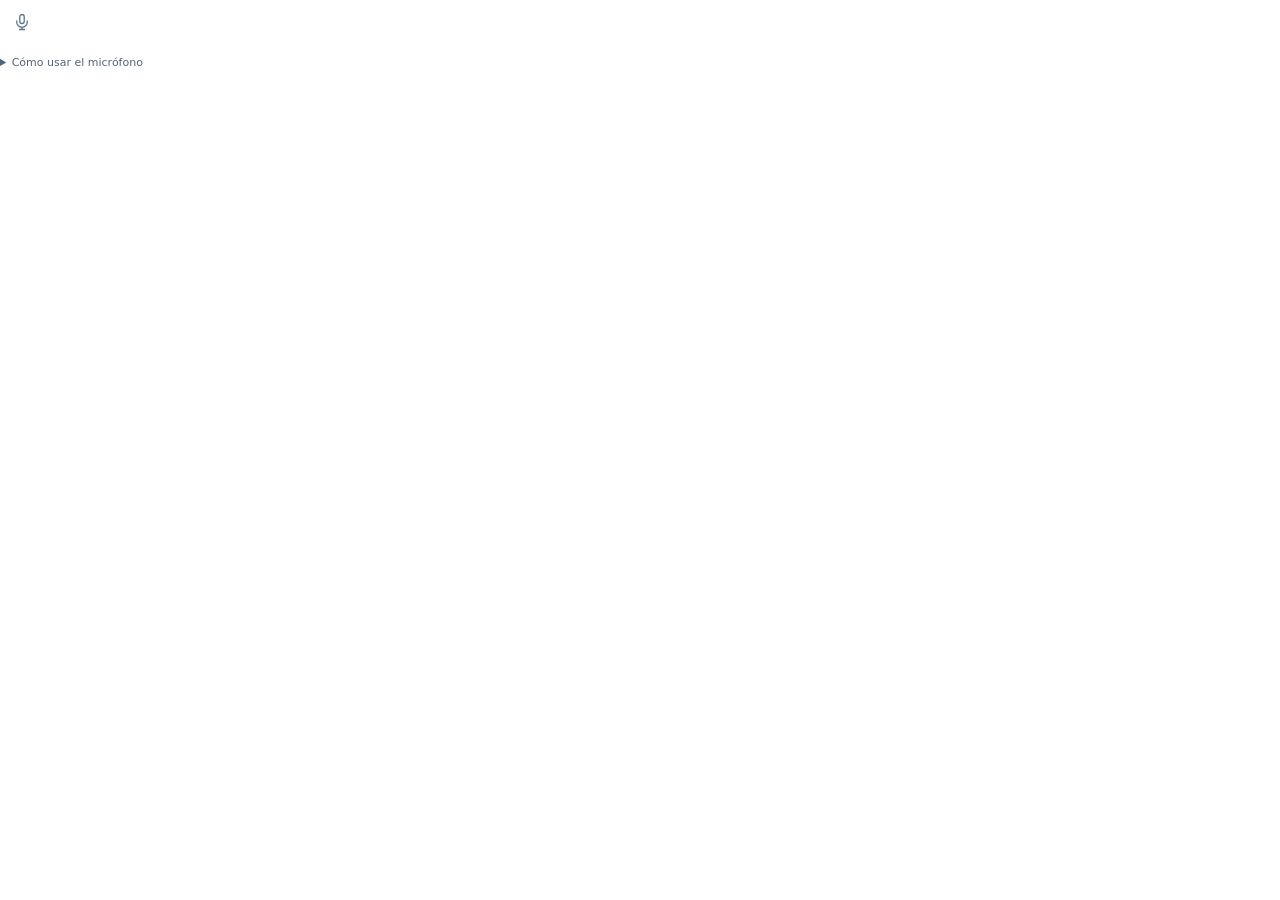
<file: src/app/assets/voice_input/index.html>
<!doctype html>
<html lang="es"><head><meta charset="utf-8"><meta name="viewport" content="width=device-width, initial-scale=1">
<style>
*{box-sizing:border-box}body{margin:0;font:14px system-ui,sans-serif;color:#23364d;background:transparent}
button{font:inherit;border:1px solid #b4c7df;border-radius:20px;padding:8px 14px;background:#f2f6fc;color:#164a86;cursor:pointer;display:inline-flex;align-items:center;gap:7px}
button:disabled{opacity:.55;cursor:default}button:focus-visible,textarea:focus-visible{outline:3px solid #6ba8ed;outline-offset:2px}
button[aria-pressed=true]{background:#fff1f1;border-color:#d86b6b;color:#9c2424}
#mic{min-width:44px;min-height:44px;justify-content:center;padding:10px;border-color:transparent;background:transparent;color:#60798e}
#mic:hover{background:#edf4fb;color:#0f69b4;border-color:#d5e4f2}
#mic[aria-pressed=true]{background:#fff1f1;border-color:#d86b6b;color:#9c2424}
#mic[aria-pressed=false] #mic-label{position:absolute;width:1px;height:1px;padding:0;margin:-1px;overflow:hidden;clip-path:inset(50%);white-space:nowrap}
#help summary{cursor:pointer;width:fit-content;min-height:24px;line-height:24px}
#help p{margin:4px 0 0;max-width:480px;line-height:1.5}
@media(prefers-reduced-motion:no-preference){#mic{transition:background-color 160ms,color 160ms,border-color 160ms}}
svg{width:18px;height:18px}#status{margin-left:9px;font-size:12px}#review{margin-top:10px}label{display:block;margin-bottom:5px}
textarea{display:block;width:100%;height:70px;resize:vertical;border:1px solid #aebfd5;border-radius:10px;padding:8px;font:inherit;margin-bottom:8px}
#send{background:#1457a4;color:white}#cancel{margin-left:6px}#help{font-size:11px;color:#52647a;margin:7px 0} [hidden]{display:none!important}
</style></head><body>
<button id="mic" type="button" aria-pressed="false" aria-label="Dictar mensaje por micrófono" title="Activar micrófono para dictar">
<svg viewBox="0 0 24 24" fill="none" stroke="currentColor" stroke-width="1.8" aria-hidden="true"><rect x="9" y="2" width="6" height="12" rx="3"/><path d="M5 10v2a7 7 0 0 0 14 0v-2M12 19v3M8 22h8"/></svg><span id="mic-label">Hablar por micrófono</span></button>
<button id="listen" type="button" hidden aria-label="Escuchar la respuesta del asistente">Escuchar respuesta</button>
<button id="stop-voice" type="button" hidden>Detener voz</button>
<span id="status" role="status" aria-live="polite"></span>
<div id="review" hidden><label for="draft">Revisa tu mensaje antes de enviarlo</label><textarea id="draft" maxlength="2000"></textarea><button id="send" type="button">Enviar mensaje</button><button id="cancel" type="button">Descartar</button></div>
<details id="help"><summary>Cómo usar el micrófono</summary><p>Pulsa el ícono del micrófono y permite su uso cuando el navegador lo solicite. Revisa el dictado antes de enviarlo.</p><p>El dictado usa el reconocimiento de voz de tu navegador. Tú decides cuándo enviar el texto.</p></details>
<script>
const $=id=>document.getElementById(id);
const post=(type,extra={})=>window.parent.postMessage({isStreamlitMessage:true,type,...extra},"*");
const resize=()=>post("streamlit:setFrameHeight",{height:document.body.scrollHeight+8});
const Speech=window.SpeechRecognition||window.webkitSpeechRecognition;
let recognition=null,listening=false,enabled=true;
let compact=false,composerMic=null,composerObserver=null;

function syncComposerMic(){
 if(!composerMic)return;
 composerMic.disabled=!enabled||!Speech;
 composerMic.setAttribute("aria-pressed",String(listening));
 composerMic.setAttribute("aria-label",listening?"Detener dictado":"Dictar mensaje por micrófono");
 composerMic.title=!Speech?"Tu navegador no admite dictado":listening?"Detener dictado":"Dictar por voz";
}
function mountComposerMic(){
 if(!compact)return;
 const doc=window.parent.document;
 const send=doc.querySelector('[data-testid="stChatInputSubmitButton"]');
 if(!send)return;
 if(!composerMic){
  doc.getElementById("public-chat-composer-mic")?.remove();
  composerMic=doc.createElement("button");
  composerMic.id="public-chat-composer-mic";
  composerMic.className="chat-composer-mic";
  composerMic.type="button";
  composerMic.innerHTML=$("mic").querySelector("svg").outerHTML;
  composerMic.onclick=()=>$("mic").click();
 }
 if(composerMic.parentElement!==send.parentElement)send.parentElement.insertBefore(composerMic,send);
 syncComposerMic();
}
function setCompact(value){
 compact=value;$("mic").hidden=value;$("help").hidden=value;
 if(value){
  mountComposerMic();
  if(!composerObserver){
   composerObserver=new MutationObserver(mountComposerMic);
   composerObserver.observe(window.parent.document.body,{childList:true,subtree:true});
  }
 }
}

let replyText="",lastSpeechId="",currentSpeechId="",reading=false,activeUtterance=null;
const synthesis=window.speechSynthesis;
function stopReading(){activeUtterance=null;if(synthesis)synthesis.cancel();reading=false;$("stop-voice").hidden=true}
function speakReply(){
 if(!synthesis||!window.SpeechSynthesisUtterance){status("Tu navegador no dispone de lectura en voz alta.");return}
 if(!replyText||listening)return;
 stopReading();
 const utterance=new SpeechSynthesisUtterance(replyText);utterance.lang="es-CL";utterance.rate=1;
 const voices=synthesis.getVoices();
 const voice=voices.find(v=>v.lang.toLowerCase()==="es-cl")||voices.find(v=>v.lang.toLowerCase().startsWith("es"));
 if(voice)utterance.voice=voice;
 utterance.onstart=()=>{if(activeUtterance!==utterance)return;reading=true;$("stop-voice").hidden=false;status("Leyendo la respuesta…")};
 utterance.onend=()=>{if(activeUtterance!==utterance)return;activeUtterance=null;reading=false;$("stop-voice").hidden=true;if(!listening)status("");resize()};
 utterance.onerror=event=>{if(activeUtterance!==utterance)return;activeUtterance=null;reading=false;$("stop-voice").hidden=true;
  if(!["canceled","interrupted"].includes(event.error))status("Pulsa Escuchar respuesta para iniciar la voz.");resize()};
 activeUtterance=utterance;lastSpeechId=currentSpeechId;synthesis.speak(utterance);
}
$("help").addEventListener("toggle",resize);
$("listen").onclick=speakReply;
$("stop-voice").onclick=()=>{stopReading();status("Lectura detenida.")};
function status(text){$("status").textContent=text;resize()}
function setListening(value){listening=value;syncComposerMic();$("mic").title=value?"Detener dictado":"Activar micrófono para dictar";$("mic").setAttribute("aria-label",value?"Detener dictado":"Dictar mensaje por micrófono");$("mic").setAttribute("aria-pressed",String(value));$("mic-label").textContent=value?"Detener dictado":"Hablar por micrófono";$("send").disabled=value||!$("draft").value.trim();resize()}
function clearDraft(){ $("draft").value="";$("review").hidden=true;resize() }
$("draft").oninput=()=>{$("send").disabled=listening||!$("draft").value.trim();resize()};
$("mic").onclick=()=>{
 if(!Speech||!enabled)return;
 if(listening){recognition.stop();return}
 stopReading();
 recognition=new Speech();recognition.lang="es-CL";recognition.interimResults=true;recognition.continuous=false;
 const previous=$("draft").value.trim();
 recognition.onstart=()=>{setListening(true);status("Escuchando…")};
 recognition.onresult=event=>{
  let text="";for(let i=0;i<event.results.length;i++)text+=event.results[i][0].transcript+" ";
  $("draft").value=((previous?previous+" ":"")+text.trim()).slice(0,2000);$("review").hidden=false;resize();
 };
 recognition.onerror=event=>{
  const errors={"not-allowed":"Permite el micrófono en tu navegador para dictar.","service-not-allowed":"El navegador no permite el dictado. Puedes escribir tu mensaje.","audio-capture":"No se encontró un micrófono disponible.","no-speech":"No alcancé a escuchar. Inténtalo otra vez.","network":"No pude conectar el dictado. Revisa tu conexión o escribe tu mensaje.","aborted":"Dictado detenido."};
  status(errors[event.error]||"No pude iniciar el dictado. Puedes seguir escribiendo.");
 };
 recognition.onend=()=>{setListening(false);if($("status").textContent==="Escuchando…")status($("draft").value.trim()?"Puedes revisar y enviar tu mensaje.":"No se detectó voz. Inténtalo otra vez.")};
 try{recognition.start()}catch(error){setListening(false);status("No pude iniciar el micrófono. Puedes escribir tu mensaje.")}
};
$("send").onclick=()=>{
 const text=$("draft").value.trim();if(!text||listening)return;
 post("streamlit:setComponentValue",{value:{id:crypto.randomUUID(),text},dataType:"json"});
 clearDraft();status("Mensaje enviado.");
};
$("cancel").onclick=()=>{if(recognition&&listening)recognition.abort();clearDraft();status("Dictado descartado.")};
window.addEventListener("pagehide",()=>{if(recognition)recognition.abort();stopReading();composerObserver?.disconnect();composerMic?.remove()});
window.addEventListener("message",event=>{
 if(event.source!==window.parent||event.data?.type!=="streamlit:render")return;
 enabled=!event.data.disabled;$("mic").disabled=!enabled||!Speech;
 const args=event.data.args||{};setCompact(Boolean(args.compact));replyText=args.reply_text||"";currentSpeechId=args.speech_id||"";
 $("listen").hidden=!replyText;$("listen").disabled=!synthesis||listening;
 if(!replyText||!args.read_aloud){stopReading();lastSpeechId=""}
 else if(replyText&&currentSpeechId!==lastSpeechId)speakReply();
 if(!Speech&&!compact)status("Tu navegador no admite dictado. Puedes escribir tu mensaje.");resize();
});
post("streamlit:componentReady",{apiVersion:1});resize();
</script></body></html>
</file>
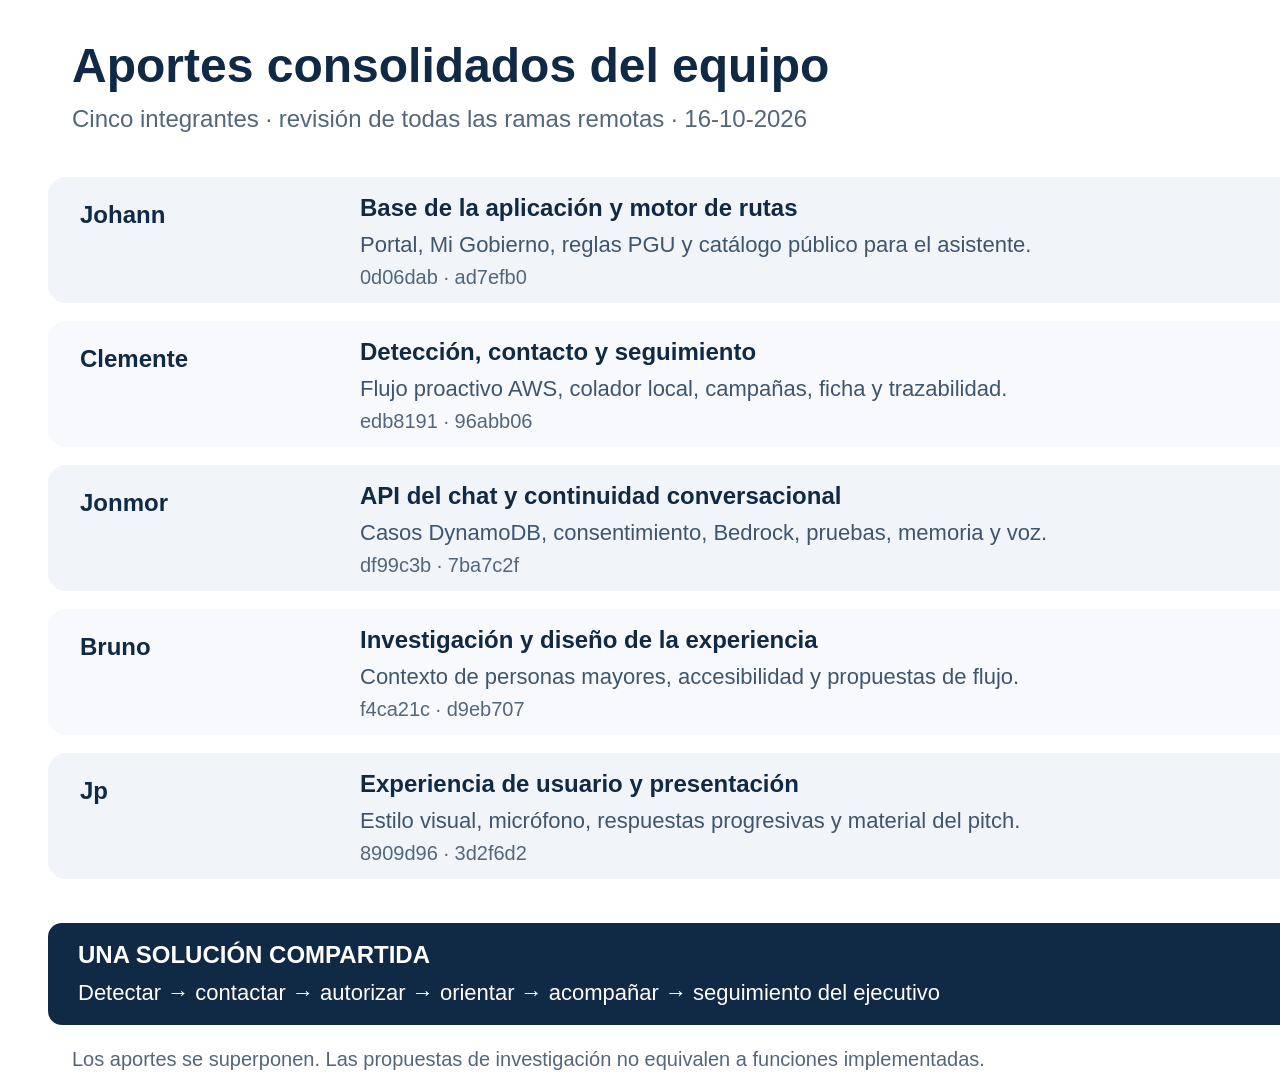
<file: 20-arquitectura/presentacion-aws/aportes-equipo.html>
<!doctype html><meta charset="utf-8"><style>html,body{margin:0;width:1920px;height:1080px;overflow:hidden}svg{display:block}</style><svg xmlns="http://www.w3.org/2000/svg" width="1920" height="1080" viewBox="0 0 1920 1080">
<defs><marker id="arrow" viewBox="0 0 10 10" refX="9" refY="5" markerWidth="8"
markerHeight="8" orient="auto-start-reverse">
<path d="M0,0 L10,5 L0,10 Z" fill="#60738d"/></marker></defs>
<style>
text{font-family:Arial,Helvetica,sans-serif}
.title{font-size:48px;font-weight:700;fill:#102945}
.subtitle{font-size:24px;fill:#53667b}
.label{font-size:24px;font-weight:700;fill:#102945}
.body{font-size:22px;fill:#3f556e}
.small{font-size:20px;fill:#53667b}
</style>
<rect width="1920" height="1080" fill="#fff"/><text x="72" y="82" class="title" text-anchor="start">Aportes consolidados del equipo</text><text x="72" y="127" class="subtitle" text-anchor="start">Cinco integrantes · revisión de todas las ramas remotas · 16-10-2026</text><rect x="48" y="177" width="1824" height="126" rx="18" fill="#f1f5fa" stroke="none" stroke-width="2"/><text x="80" y="223" class="label" text-anchor="start">Johann</text><text x="360" y="216" class="label" text-anchor="start">Base de la aplicación y motor de rutas</text><text x="360" y="252" class="body" text-anchor="start">Portal, Mi Gobierno, reglas PGU y catálogo público para el asistente.</text><text x="360" y="284" class="small" text-anchor="start">0d06dab · ad7efb0</text><text x="1825" y="282" class="small" text-anchor="end">Código integrado</text><rect x="48" y="321" width="1824" height="126" rx="18" fill="#f8f9fc" stroke="none" stroke-width="2"/><text x="80" y="367" class="label" text-anchor="start">Clemente</text><text x="360" y="360" class="label" text-anchor="start">Detección, contacto y seguimiento</text><text x="360" y="396" class="body" text-anchor="start">Flujo proactivo AWS, colador local, campañas, ficha y trazabilidad.</text><text x="360" y="428" class="small" text-anchor="start">edb8191 · 96abb06</text><text x="1825" y="426" class="small" text-anchor="end">Código integrado</text><rect x="48" y="465" width="1824" height="126" rx="18" fill="#f1f5fa" stroke="none" stroke-width="2"/><text x="80" y="511" class="label" text-anchor="start">Jonmor</text><text x="360" y="504" class="label" text-anchor="start">API del chat y continuidad conversacional</text><text x="360" y="540" class="body" text-anchor="start">Casos DynamoDB, consentimiento, Bedrock, pruebas, memoria y voz.</text><text x="360" y="572" class="small" text-anchor="start">df99c3b · 7ba7c2f</text><text x="1825" y="570" class="small" text-anchor="end">Código integrado</text><rect x="48" y="609" width="1824" height="126" rx="18" fill="#f8f9fc" stroke="none" stroke-width="2"/><text x="80" y="655" class="label" text-anchor="start">Bruno</text><text x="360" y="648" class="label" text-anchor="start">Investigación y diseño de la experiencia</text><text x="360" y="684" class="body" text-anchor="start">Contexto de personas mayores, accesibilidad y propuestas de flujo.</text><text x="360" y="716" class="small" text-anchor="start">f4ca21c · d9eb707</text><text x="1825" y="714" class="small" text-anchor="end">Documentación integrada</text><rect x="48" y="753" width="1824" height="126" rx="18" fill="#f1f5fa" stroke="none" stroke-width="2"/><text x="80" y="799" class="label" text-anchor="start">Jp</text><text x="360" y="792" class="label" text-anchor="start">Experiencia de usuario y presentación</text><text x="360" y="828" class="body" text-anchor="start">Estilo visual, micrófono, respuestas progresivas y material del pitch.</text><text x="360" y="860" class="small" text-anchor="start">8909d96 · 3d2f6d2</text><text x="1825" y="858" class="small" text-anchor="end">Código y material integrados</text><rect x="48" y="923" width="1824" height="102" rx="14" fill="#102945" stroke="none" stroke-width="2"/><text x="78" y="963" class="label" text-anchor="start" style="fill:#fff">UNA SOLUCIÓN COMPARTIDA</text><text x="78" y="1000" class="body" text-anchor="start" style="fill:#fff">Detectar → contactar → autorizar → orientar → acompañar → seguimiento del ejecutivo</text><text x="72" y="1066" class="small" text-anchor="start">Los aportes se superponen. Las propuestas de investigación no equivalen a funciones implementadas.</text></svg>
</file>
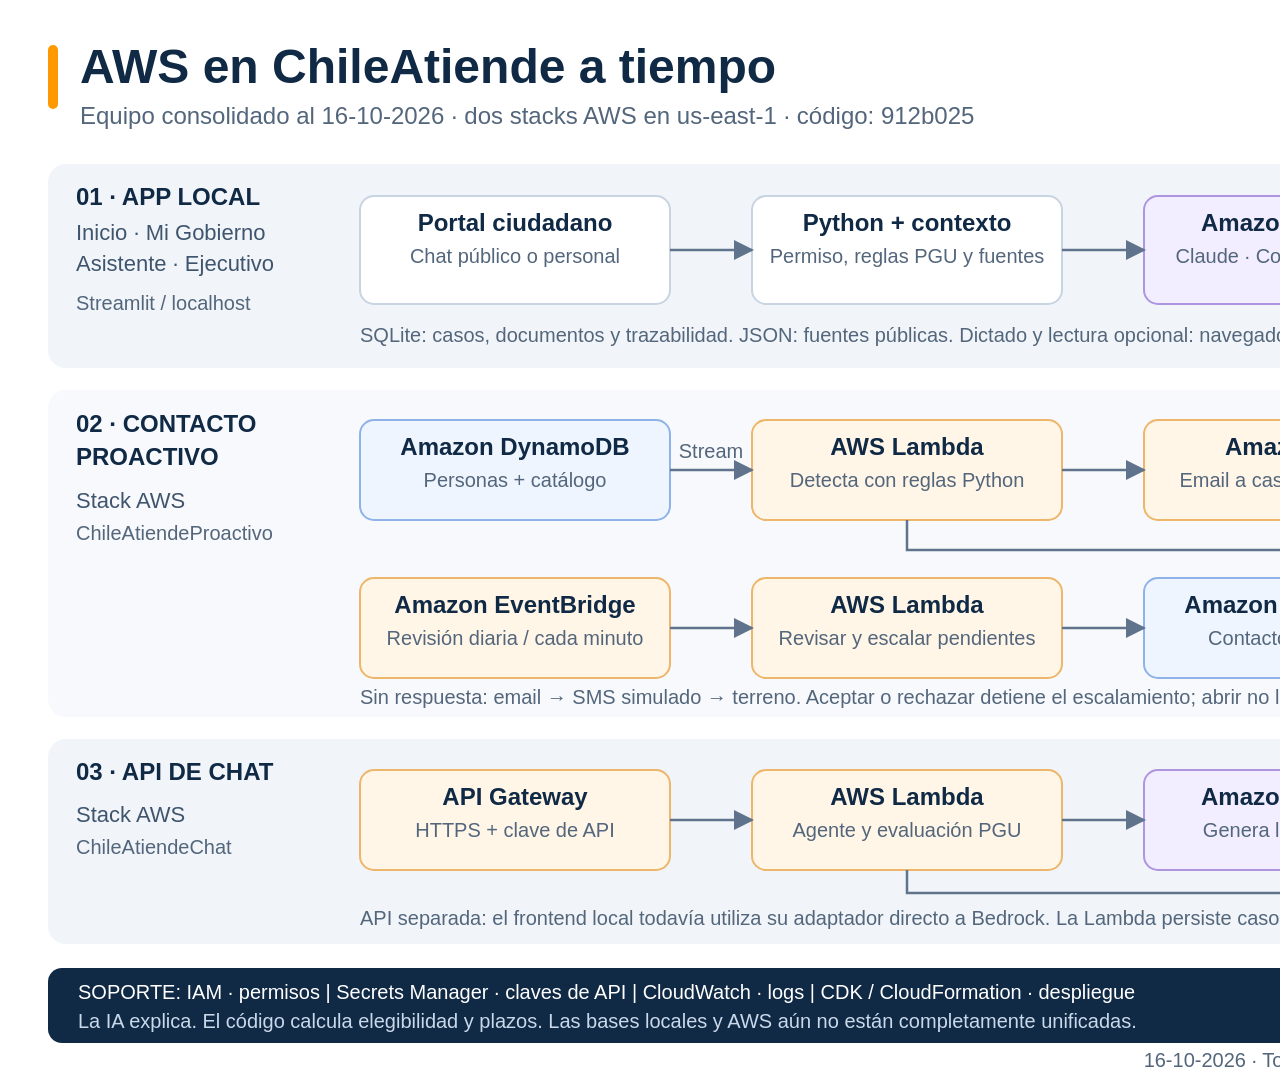
<file: 20-arquitectura/presentacion-aws/arquitectura-aws.html>
<!doctype html><meta charset="utf-8"><style>html,body{margin:0;width:1920px;height:1080px;overflow:hidden}svg{display:block}</style><svg xmlns="http://www.w3.org/2000/svg" width="1920" height="1080" viewBox="0 0 1920 1080">
<defs><marker id="arrow" viewBox="0 0 10 10" refX="9" refY="5" markerWidth="8"
markerHeight="8" orient="auto-start-reverse">
<path d="M0,0 L10,5 L0,10 Z" fill="#60738d"/></marker></defs>
<style>
text{font-family:Arial,Helvetica,sans-serif}
.title{font-size:48px;font-weight:700;fill:#102945}
.subtitle{font-size:24px;fill:#53667b}
.label{font-size:24px;font-weight:700;fill:#102945}
.body{font-size:22px;fill:#3f556e}
.small{font-size:20px;fill:#53667b}
</style>
<rect width="1920" height="1080" fill="#fff"/>
<rect x="48" y="45" width="10" height="64" rx="5" fill="#ff9900"/>
<text x="80" y="83" class="title">AWS en ChileAtiende a tiempo</text>
<text x="80" y="124" class="subtitle">
Equipo consolidado al 16-10-2026 · dos stacks AWS en us-east-1 · código: 912b025
</text>
<rect x="48" y="164" width="1824" height="204" rx="18" fill="#f1f5fa" stroke="none" stroke-width="2"/><text x="76" y="205" class="label" text-anchor="start">01 · APP LOCAL</text><text x="76" y="240" class="body" text-anchor="start">Inicio · Mi Gobierno</text><text x="76" y="271" class="body" text-anchor="start">Asistente · Ejecutivo</text><text x="76" y="310" class="small" text-anchor="start">Streamlit / localhost</text><rect x="360" y="196" width="310" height="108" rx="14" fill="#fff" stroke="#c8d4e1" stroke-width="2"/><text x="515.0" y="231" class="label" text-anchor="middle">Portal ciudadano</text><text x="515.0" y="263" class="small" text-anchor="middle">Chat público o personal</text><rect x="752" y="196" width="310" height="108" rx="14" fill="#fff" stroke="#c8d4e1" stroke-width="2"/><text x="907.0" y="231" class="label" text-anchor="middle">Python + contexto</text><text x="907.0" y="263" class="small" text-anchor="middle">Permiso, reglas PGU y fuentes</text><rect x="1144" y="196" width="310" height="108" rx="14" fill="#f3eeff" stroke="#ae95df" stroke-width="2"/><text x="1299.0" y="231" class="label" text-anchor="middle">Amazon Bedrock</text><text x="1299.0" y="263" class="small" text-anchor="middle">Claude · Converse / Stream</text><path d="M670,250 L752,250" stroke="#60738d" fill="none" stroke-width="2.5" marker-end="url(#arrow)"/><path d="M1062,250 L1144,250" stroke="#60738d" fill="none" stroke-width="2.5" marker-end="url(#arrow)"/><rect x="1536" y="196" width="310" height="108" rx="14" fill="#fff" stroke="#c8d4e1" stroke-width="2"/><text x="1691.0" y="231" class="label" text-anchor="middle">Respuesta progresiva</text><text x="1691.0" y="263" class="small" text-anchor="middle">Fuentes y próximo paso</text><path d="M1454,250 L1536,250" stroke="#60738d" fill="none" stroke-width="2.5" marker-end="url(#arrow)"/><text x="360" y="342" class="small" text-anchor="start">SQLite: casos, documentos y trazabilidad. JSON: fuentes públicas. Dictado y lectura opcional: navegador.</text><rect x="48" y="390" width="1824" height="327" rx="18" fill="#f8f9fc" stroke="none" stroke-width="2"/><text x="76" y="432" class="label" text-anchor="start">02 · CONTACTO</text><text x="76" y="465" class="label" text-anchor="start">PROACTIVO</text><text x="76" y="508" class="body" text-anchor="start">Stack AWS</text><text x="76" y="540" class="small" text-anchor="start">ChileAtiendeProactivo</text><rect x="360" y="420" width="310" height="100" rx="14" fill="#eff5ff" stroke="#8fb2e8" stroke-width="2"/><text x="515.0" y="455" class="label" text-anchor="middle">Amazon DynamoDB</text><text x="515.0" y="487" class="small" text-anchor="middle">Personas + catálogo</text><rect x="752" y="420" width="310" height="100" rx="14" fill="#fff6e8" stroke="#edb66b" stroke-width="2"/><text x="907.0" y="455" class="label" text-anchor="middle">AWS Lambda</text><text x="907.0" y="487" class="small" text-anchor="middle">Detecta con reglas Python</text><rect x="1144" y="420" width="310" height="100" rx="14" fill="#fff6e8" stroke="#edb66b" stroke-width="2"/><text x="1299.0" y="455" class="label" text-anchor="middle">Amazon SES</text><text x="1299.0" y="487" class="small" text-anchor="middle">Email a casillas verificadas</text><rect x="1536" y="420" width="310" height="100" rx="14" fill="#fff6e8" stroke="#edb66b" stroke-width="2"/><text x="1691.0" y="455" class="label" text-anchor="middle">Respuesta de la persona</text><text x="1691.0" y="487" class="small" text-anchor="middle">Lambda Function URL</text><path d="M670,470 L752,470" stroke="#60738d" fill="none" stroke-width="2.5" marker-end="url(#arrow)"/><text x="711.0" y="458.0" class="small" text-anchor="middle">Stream</text><path d="M1062,470 L1144,470" stroke="#60738d" fill="none" stroke-width="2.5" marker-end="url(#arrow)"/><path d="M1454,470 L1536,470" stroke="#60738d" fill="none" stroke-width="2.5" marker-end="url(#arrow)"/><rect x="360" y="578" width="310" height="100" rx="14" fill="#fff6e8" stroke="#edb66b" stroke-width="2"/><text x="515.0" y="613" class="label" text-anchor="middle">Amazon EventBridge</text><text x="515.0" y="645" class="small" text-anchor="middle">Revisión diaria / cada minuto</text><rect x="752" y="578" width="310" height="100" rx="14" fill="#fff6e8" stroke="#edb66b" stroke-width="2"/><text x="907.0" y="613" class="label" text-anchor="middle">AWS Lambda</text><text x="907.0" y="645" class="small" text-anchor="middle">Revisar y escalar pendientes</text><rect x="1144" y="578" width="310" height="100" rx="14" fill="#eff5ff" stroke="#8fb2e8" stroke-width="2"/><text x="1299.0" y="613" class="label" text-anchor="middle">Amazon DynamoDB</text><text x="1299.0" y="645" class="small" text-anchor="middle">Contactos + historial</text><rect x="1536" y="578" width="310" height="100" rx="14" fill="#fff" stroke="#c8d4e1" stroke-width="2"/><text x="1691.0" y="613" class="label" text-anchor="middle">Panel del ejecutivo</text><text x="1691.0" y="645" class="small" text-anchor="middle">Lee AWS desde la app</text><path d="M670,628 L752,628" stroke="#60738d" fill="none" stroke-width="2.5" marker-end="url(#arrow)"/><path d="M1062,628 L1144,628" stroke="#60738d" fill="none" stroke-width="2.5" marker-end="url(#arrow)"/><path d="M1454,628 L1536,628" stroke="#60738d" fill="none" stroke-width="2.5" marker-end="url(#arrow)"/><text x="1495.0" y="616.0" class="small" text-anchor="middle">Lectura</text><path d="M907,520 L907,550 L1299,550 L1299,578" stroke="#60738d" fill="none" stroke-width="2.5" marker-end="url(#arrow)"/><path d="M1691,520 L1691,550 L1450,550 L1450,578" stroke="#60738d" fill="none" stroke-width="2.5" marker-end="url(#arrow)"/><text x="360" y="704" class="small" text-anchor="start">Sin respuesta: email → SMS simulado → terreno. Aceptar o rechazar detiene el escalamiento; abrir no lo detiene.</text><rect x="48" y="739" width="1824" height="205" rx="18" fill="#f1f5fa" stroke="none" stroke-width="2"/><text x="76" y="780" class="label" text-anchor="start">03 · API DE CHAT</text><text x="76" y="822" class="body" text-anchor="start">Stack AWS</text><text x="76" y="854" class="small" text-anchor="start">ChileAtiendeChat</text><rect x="360" y="770" width="310" height="100" rx="14" fill="#fff6e8" stroke="#edb66b" stroke-width="2"/><text x="515.0" y="805" class="label" text-anchor="middle">API Gateway</text><text x="515.0" y="837" class="small" text-anchor="middle">HTTPS + clave de API</text><rect x="752" y="770" width="310" height="100" rx="14" fill="#fff6e8" stroke="#edb66b" stroke-width="2"/><text x="907.0" y="805" class="label" text-anchor="middle">AWS Lambda</text><text x="907.0" y="837" class="small" text-anchor="middle">Agente y evaluación PGU</text><rect x="1144" y="770" width="310" height="100" rx="14" fill="#f3eeff" stroke="#ae95df" stroke-width="2"/><text x="1299.0" y="805" class="label" text-anchor="middle">Amazon Bedrock</text><text x="1299.0" y="837" class="small" text-anchor="middle">Genera la explicación</text><rect x="1536" y="770" width="310" height="100" rx="14" fill="#eff5ff" stroke="#8fb2e8" stroke-width="2"/><text x="1691.0" y="805" class="label" text-anchor="middle">Amazon DynamoDB</text><text x="1691.0" y="837" class="small" text-anchor="middle">Casos + consentimiento</text><path d="M670,820 L752,820" stroke="#60738d" fill="none" stroke-width="2.5" marker-end="url(#arrow)"/><path d="M1062,820 L1144,820" stroke="#60738d" fill="none" stroke-width="2.5" marker-end="url(#arrow)"/><path d="M907,870 L907,893 L1691,893 L1691,870" stroke="#60738d" fill="none" stroke-width="2.5" marker-end="url(#arrow)"/><text x="360" y="925" class="small" text-anchor="start">API separada: el frontend local todavía utiliza su adaptador directo a Bedrock. La Lambda persiste casos e historial.</text><rect x="48" y="968" width="1824" height="75" rx="14" fill="#102945" stroke="none" stroke-width="2"/><text x="78" y="999" class="small" text-anchor="start" style="fill:#fff">SOPORTE: IAM · permisos  |  Secrets Manager · claves de API  |  CloudWatch · logs  |  CDK / CloudFormation · despliegue</text><text x="78" y="1028" class="small" text-anchor="start" style="fill:#c9d9ea">La IA explica. El código calcula elegibilidad y plazos. Las bases locales y AWS aún no están completamente unificadas.</text><text x="1844" y="1067" class="small" text-anchor="end">16-10-2026 · Todas las ramas revisadas; despliegue AWS sin revalidar en vivo.</text></svg>
</file>
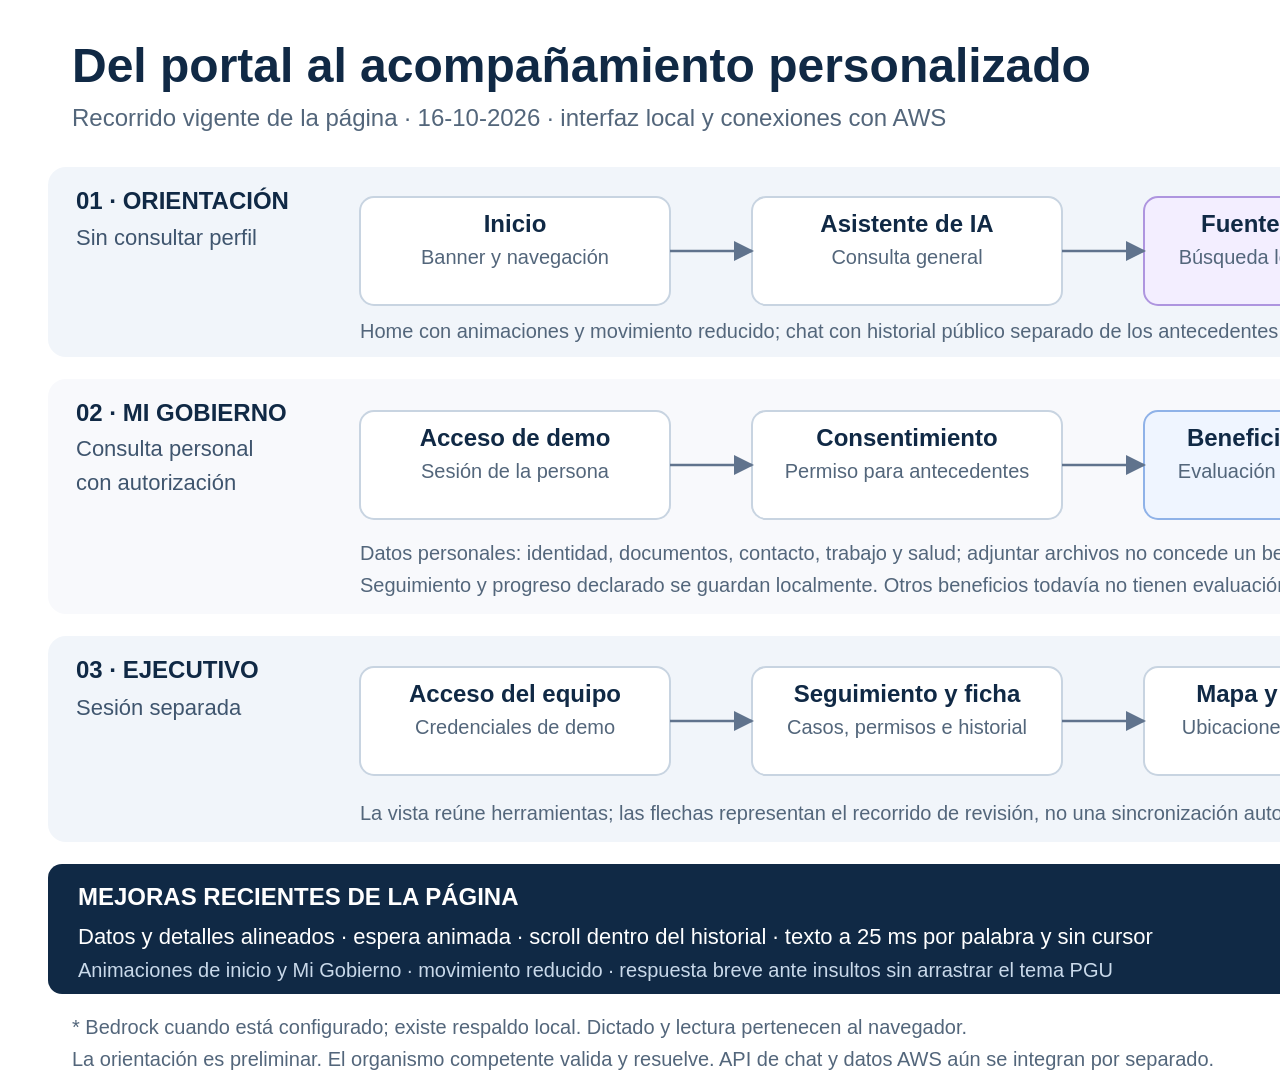
<file: 20-arquitectura/presentacion-aws/recorrido-pagina.html>
<!doctype html><meta charset="utf-8"><style>html,body{margin:0;width:1920px;height:1080px;overflow:hidden}svg{display:block}</style><svg xmlns="http://www.w3.org/2000/svg" width="1920" height="1080" viewBox="0 0 1920 1080">
<defs><marker id="arrow" viewBox="0 0 10 10" refX="9" refY="5" markerWidth="8"
markerHeight="8" orient="auto-start-reverse">
<path d="M0,0 L10,5 L0,10 Z" fill="#60738d"/></marker></defs>
<style>
text{font-family:Arial,Helvetica,sans-serif}
.title{font-size:48px;font-weight:700;fill:#102945}
.subtitle{font-size:24px;fill:#53667b}
.label{font-size:24px;font-weight:700;fill:#102945}
.body{font-size:22px;fill:#3f556e}
.small{font-size:20px;fill:#53667b}
</style>
<rect width="1920" height="1080" fill="#fff"/><text x="72" y="82" class="title" text-anchor="start">Del portal al acompañamiento personalizado</text><text x="72" y="126" class="subtitle" text-anchor="start">Recorrido vigente de la página · 16-10-2026 · interfaz local y conexiones con AWS</text><rect x="48" y="167" width="1824" height="190" rx="18" fill="#f1f5fa" stroke="none" stroke-width="2"/><text x="76" y="209" class="label" text-anchor="start">01 · ORIENTACIÓN</text><text x="76" y="245" class="body" text-anchor="start">Sin consultar perfil</text><rect x="360" y="197" width="310" height="108" rx="14" fill="#fff" stroke="#c8d4e1" stroke-width="2"/><text x="515.0" y="232" class="label" text-anchor="middle">Inicio</text><text x="515.0" y="264" class="small" text-anchor="middle">Banner y navegación</text><rect x="752" y="197" width="310" height="108" rx="14" fill="#fff" stroke="#c8d4e1" stroke-width="2"/><text x="907.0" y="232" class="label" text-anchor="middle">Asistente de IA</text><text x="907.0" y="264" class="small" text-anchor="middle">Consulta general</text><rect x="1144" y="197" width="310" height="108" rx="14" fill="#f3eeff" stroke="#ae95df" stroke-width="2"/><text x="1299.0" y="232" class="label" text-anchor="middle">Fuentes públicas</text><text x="1299.0" y="264" class="small" text-anchor="middle">Búsqueda local + Bedrock*</text><rect x="1536" y="197" width="310" height="108" rx="14" fill="#fff" stroke="#c8d4e1" stroke-width="2"/><text x="1691.0" y="232" class="label" text-anchor="middle">Próximo paso</text><text x="1691.0" y="264" class="small" text-anchor="middle">Explicación y enlaces</text><path d="M670,251 L752,251" stroke="#60738d" fill="none" stroke-width="2.5" marker-end="url(#arrow)"/><path d="M1062,251 L1144,251" stroke="#60738d" fill="none" stroke-width="2.5" marker-end="url(#arrow)"/><path d="M1454,251 L1536,251" stroke="#60738d" fill="none" stroke-width="2.5" marker-end="url(#arrow)"/><text x="360" y="338" class="small" text-anchor="start">Home con animaciones y movimiento reducido; chat con historial público separado de los antecedentes personales.</text><rect x="48" y="379" width="1824" height="235" rx="18" fill="#f8f9fc" stroke="none" stroke-width="2"/><text x="76" y="421" class="label" text-anchor="start">02 · MI GOBIERNO</text><text x="76" y="456" class="body" text-anchor="start">Consulta personal</text><text x="76" y="490" class="body" text-anchor="start">con autorización</text><rect x="360" y="411" width="310" height="108" rx="14" fill="#fff" stroke="#c8d4e1" stroke-width="2"/><text x="515.0" y="446" class="label" text-anchor="middle">Acceso de demo</text><text x="515.0" y="478" class="small" text-anchor="middle">Sesión de la persona</text><rect x="752" y="411" width="310" height="108" rx="14" fill="#fff" stroke="#c8d4e1" stroke-width="2"/><text x="907.0" y="446" class="label" text-anchor="middle">Consentimiento</text><text x="907.0" y="478" class="small" text-anchor="middle">Permiso para antecedentes</text><rect x="1144" y="411" width="310" height="108" rx="14" fill="#eff5ff" stroke="#8fb2e8" stroke-width="2"/><text x="1299.0" y="446" class="label" text-anchor="middle">Beneficios y etapas</text><text x="1299.0" y="478" class="small" text-anchor="middle">Evaluación PGU en Python</text><rect x="1536" y="411" width="310" height="108" rx="14" fill="#f3eeff" stroke="#ae95df" stroke-width="2"/><text x="1691.0" y="446" class="label" text-anchor="middle">Asistente personal</text><text x="1691.0" y="478" class="small" text-anchor="middle">Contexto autorizado + fuentes</text><path d="M670,465 L752,465" stroke="#60738d" fill="none" stroke-width="2.5" marker-end="url(#arrow)"/><path d="M1062,465 L1144,465" stroke="#60738d" fill="none" stroke-width="2.5" marker-end="url(#arrow)"/><path d="M1454,465 L1536,465" stroke="#60738d" fill="none" stroke-width="2.5" marker-end="url(#arrow)"/><text x="360" y="560" class="small" text-anchor="start">Datos personales: identidad, documentos, contacto, trabajo y salud; adjuntar archivos no concede un beneficio.</text><text x="360" y="592" class="small" text-anchor="start">Seguimiento y progreso declarado se guardan localmente. Otros beneficios todavía no tienen evaluación personalizada.</text><rect x="48" y="636" width="1824" height="206" rx="18" fill="#f1f5fa" stroke="none" stroke-width="2"/><text x="76" y="678" class="label" text-anchor="start">03 · EJECUTIVO</text><text x="76" y="715" class="body" text-anchor="start">Sesión separada</text><rect x="360" y="667" width="310" height="108" rx="14" fill="#fff" stroke="#c8d4e1" stroke-width="2"/><text x="515.0" y="702" class="label" text-anchor="middle">Acceso del equipo</text><text x="515.0" y="734" class="small" text-anchor="middle">Credenciales de demo</text><rect x="752" y="667" width="310" height="108" rx="14" fill="#fff" stroke="#c8d4e1" stroke-width="2"/><text x="907.0" y="702" class="label" text-anchor="middle">Seguimiento y ficha</text><text x="907.0" y="734" class="small" text-anchor="middle">Casos, permisos e historial</text><rect x="1144" y="667" width="310" height="108" rx="14" fill="#fff" stroke="#c8d4e1" stroke-width="2"/><text x="1299.0" y="702" class="label" text-anchor="middle">Mapa y campañas</text><text x="1299.0" y="734" class="small" text-anchor="middle">Ubicaciones sintéticas RM</text><rect x="1536" y="667" width="310" height="108" rx="14" fill="#eff5ff" stroke="#8fb2e8" stroke-width="2"/><text x="1691.0" y="702" class="label" text-anchor="middle">Contactos AWS</text><text x="1691.0" y="734" class="small" text-anchor="middle">DynamoDB · solo lectura</text><path d="M670,721 L752,721" stroke="#60738d" fill="none" stroke-width="2.5" marker-end="url(#arrow)"/><path d="M1062,721 L1144,721" stroke="#60738d" fill="none" stroke-width="2.5" marker-end="url(#arrow)"/><path d="M1454,721 L1536,721" stroke="#60738d" fill="none" stroke-width="2.5" marker-end="url(#arrow)"/><text x="360" y="820" class="small" text-anchor="start">La vista reúne herramientas; las flechas representan el recorrido de revisión, no una sincronización automática.</text><rect x="48" y="864" width="1824" height="130" rx="14" fill="#102945" stroke="none" stroke-width="2"/><text x="78" y="905" class="label" text-anchor="start" style="fill:#fff">MEJORAS RECIENTES DE LA PÁGINA</text><text x="78" y="944" class="body" text-anchor="start" style="fill:#fff">Datos y detalles alineados · espera animada · scroll dentro del historial · texto a 25 ms por palabra y sin cursor</text><text x="78" y="977" class="small" text-anchor="start" style="fill:#c9d9ea">Animaciones de inicio y Mi Gobierno · movimiento reducido · respuesta breve ante insultos sin arrastrar el tema PGU</text><text x="72" y="1034" class="small" text-anchor="start">* Bedrock cuando está configurado; existe respaldo local. Dictado y lectura pertenecen al navegador.</text><text x="72" y="1066" class="small" text-anchor="start">La orientación es preliminar. El organismo competente valida y resuelve. API de chat y datos AWS aún se integran por separado.</text></svg>
</file>
